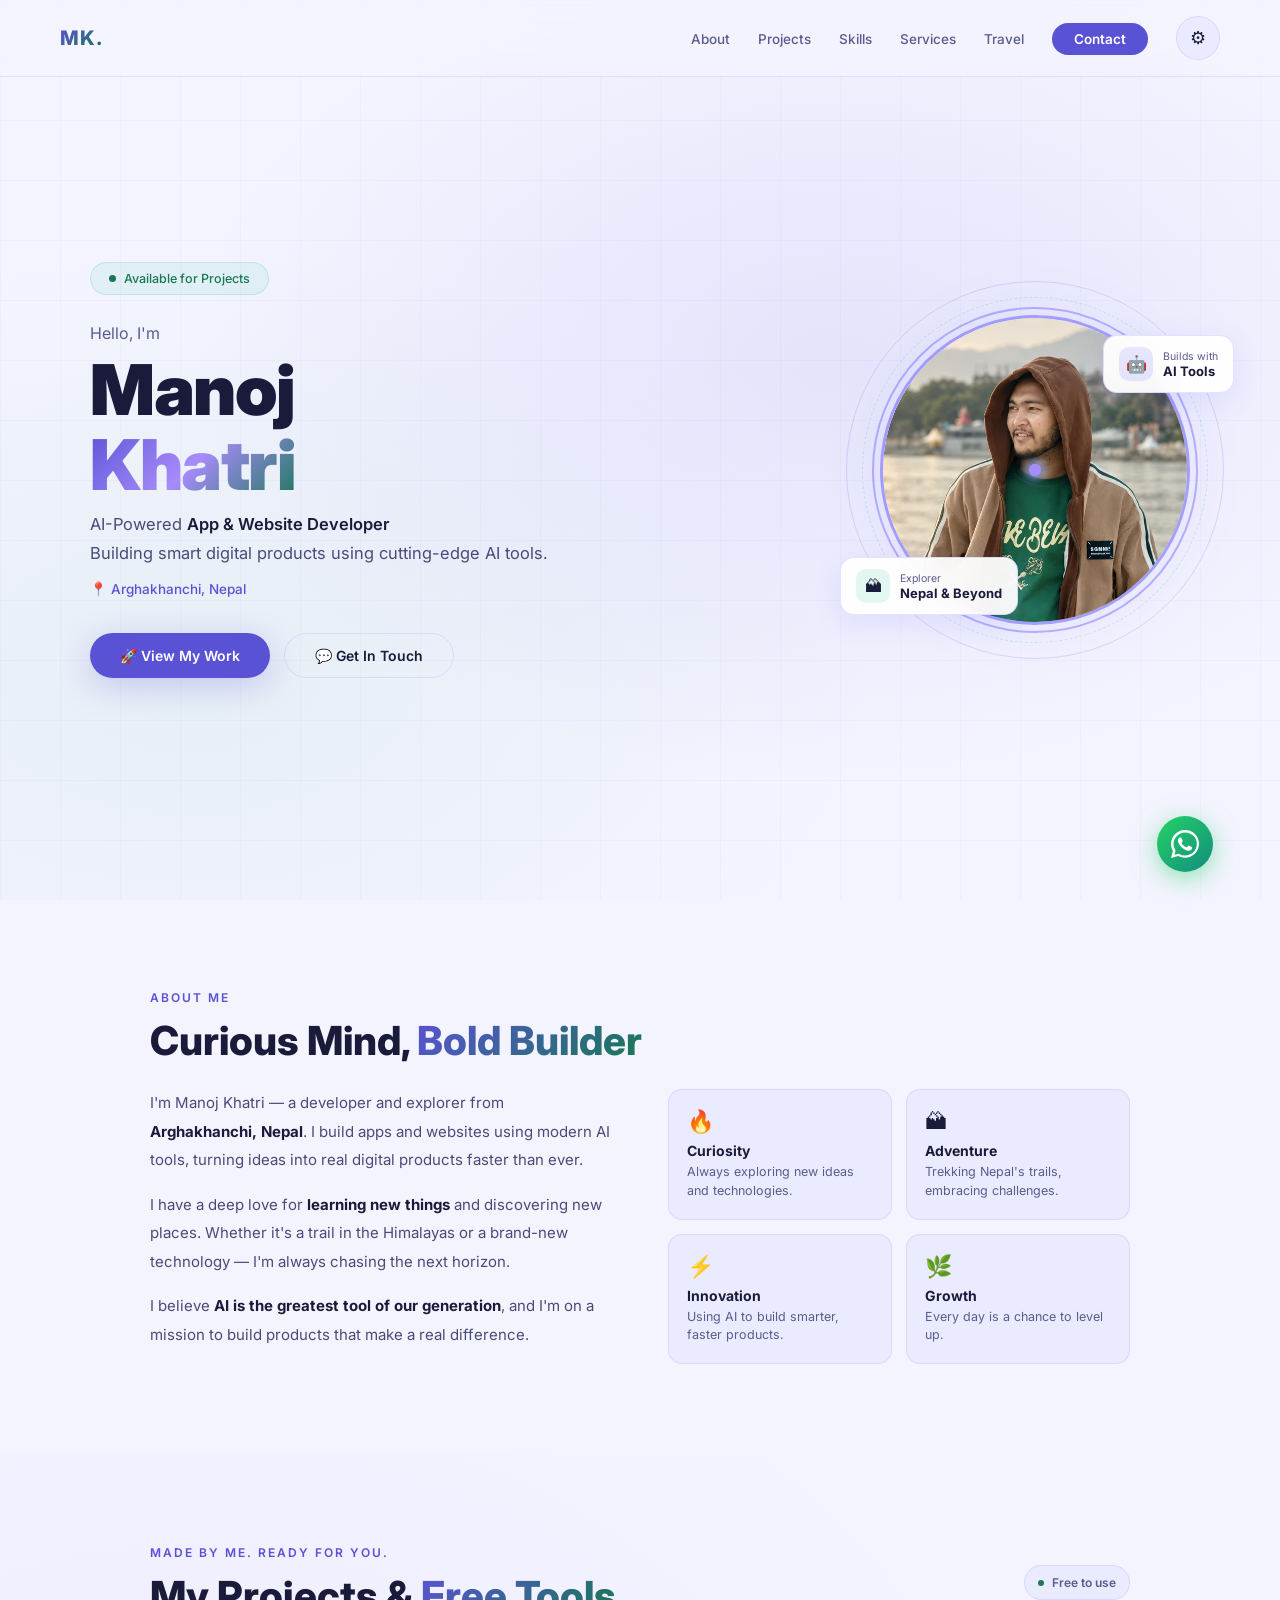
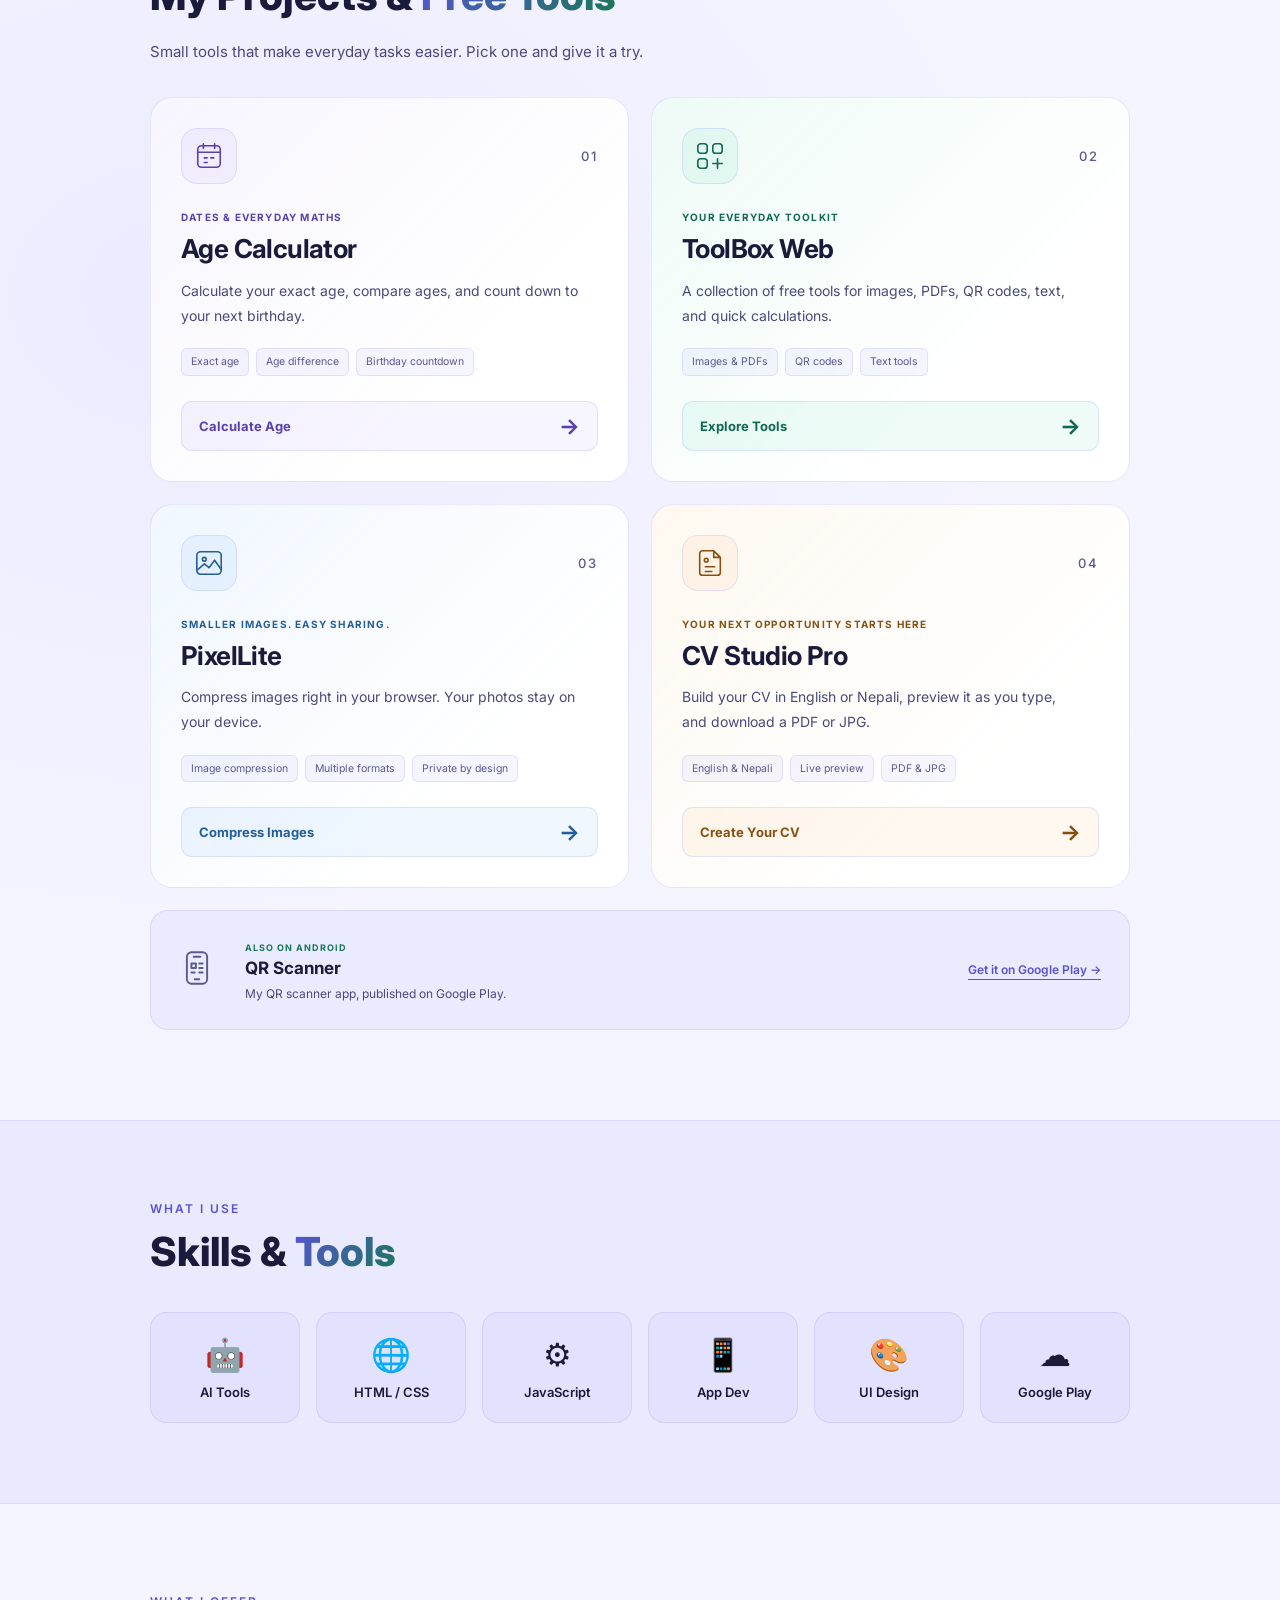
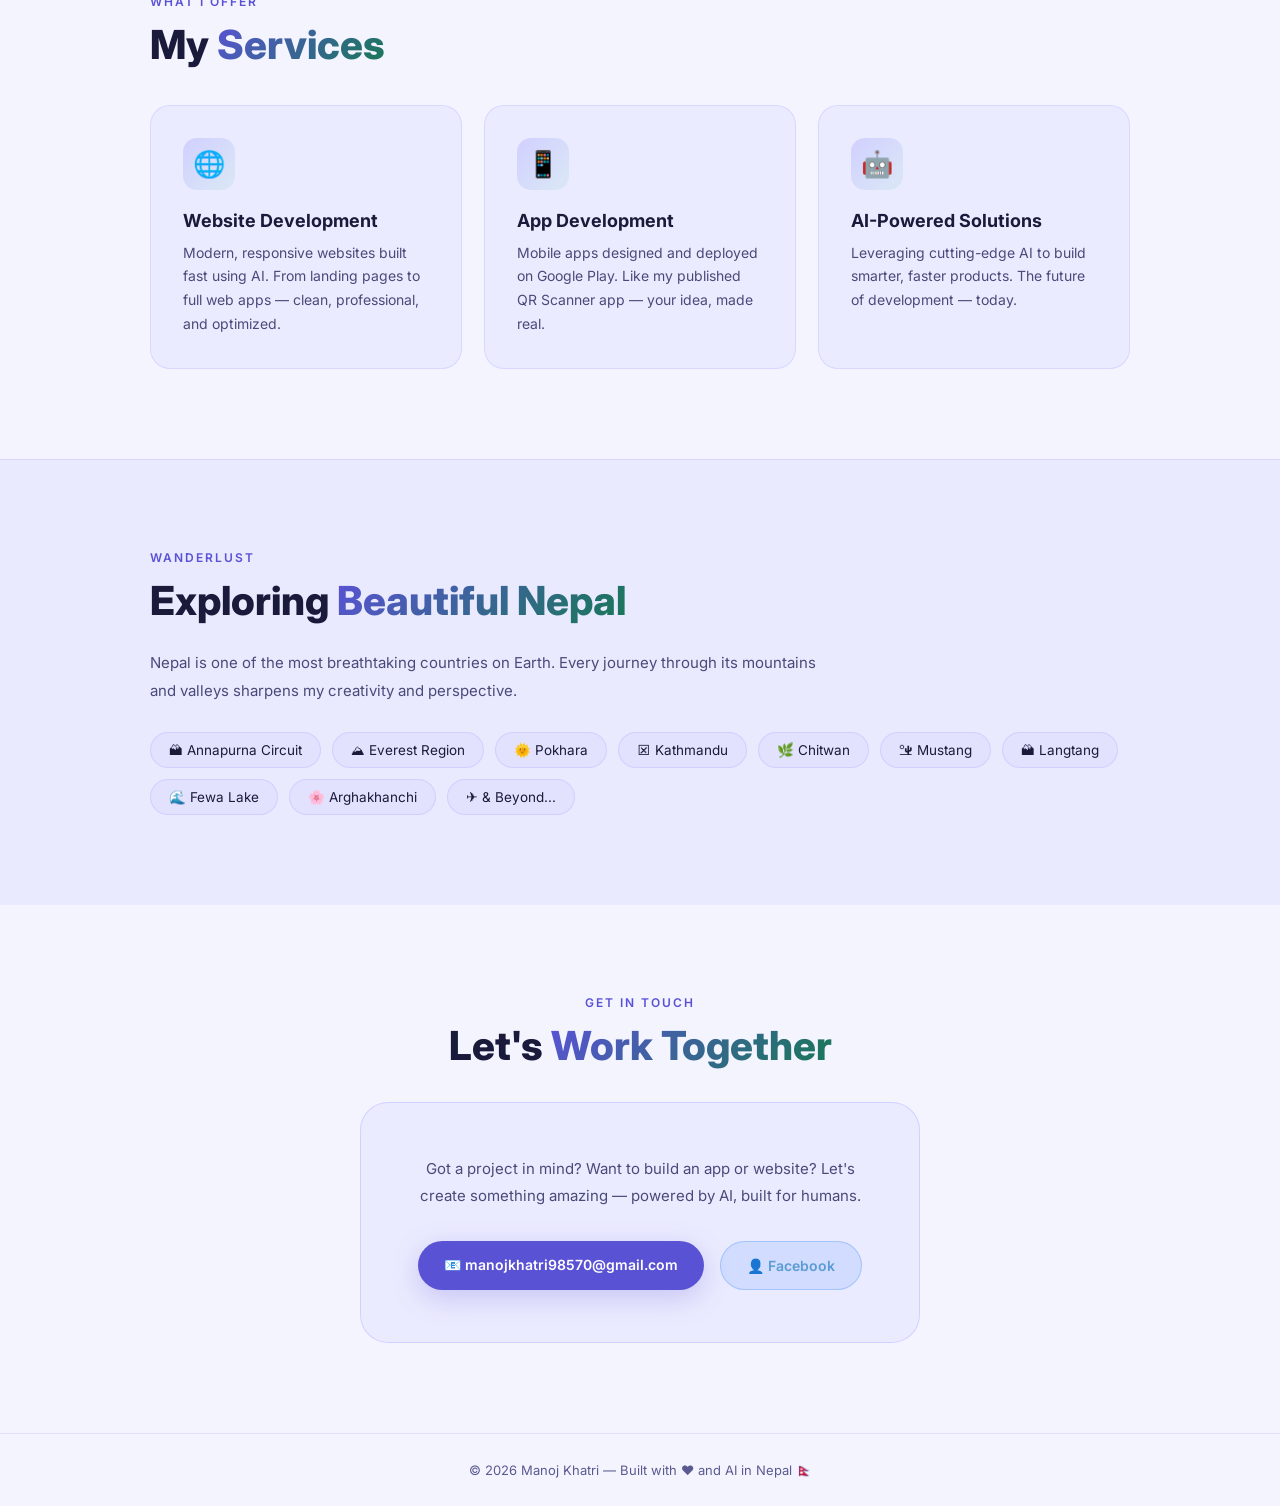
<file: index.html>
<!DOCTYPE html>
<html lang="en" data-theme="system">
<head>
<meta charset="UTF-8">
<meta name="viewport" content="width=device-width, initial-scale=1.0">
<meta name="description" content="Manoj Khatri — app and website developer from Arghakhanchi, Nepal. Explore my projects, skills, and services, and get in touch.">
<meta name="theme-color" content="#080812">
<link rel="canonical" href="https://manojkhatri.name.np/">
<link rel="icon" href="assets/favicon.svg" type="image/svg+xml">
<meta property="og:type" content="website">
<meta property="og:title" content="Manoj Khatri | Developer &amp; Explorer">
<meta property="og:description" content="Manoj Khatri — app and website developer from Arghakhanchi, Nepal. Explore my projects, skills, and services, and get in touch.">
<meta property="og:url" content="https://manojkhatri.name.np/">
<meta property="og:image" content="https://manojkhatri.name.np/assets/manoj-khatri.webp">
<meta property="og:image:alt" content="Manoj Khatri">
<meta name="twitter:card" content="summary">
<link rel="preconnect" href="https://fonts.googleapis.com">
<link rel="preconnect" href="https://fonts.gstatic.com" crossorigin>
<title>Manoj Khatri | Developer &amp; Explorer</title>
<link href="https://fonts.googleapis.com/css2?family=Inter:wght@300;400;500;600;700;800;900&display=swap" rel="stylesheet">
<link rel="stylesheet" href="assets/style.css?v=20260930-projects">
</head>
<body>
<a class="skip-link" href="#main">Skip to content</a>
<div class="wa-float">
  <div class="wa-label">Chat on WhatsApp</div>
  <a href="https://wa.me/message/HHEHA7CKG47VM1?src=qr" target="_blank" rel="noopener noreferrer" aria-label="Chat with Manoj on WhatsApp (opens in a new tab)" class="wa-btn">
    <span class="wa-ping"></span>
    <svg viewBox="0 0 24 24" aria-hidden="true"><path d="M20.52 3.48A11.91 11.91 0 0 0 12.04 0C5.42 0 .04 5.38.04 12c0 2.12.55 4.19 1.6 6.01L0 24l6.15-1.61a12.02 12.02 0 0 0 5.88 1.5h.01C18.66 23.89 24 18.51 24 11.89c0-3.2-1.24-6.2-3.48-8.41ZM12.04 21.87a9.94 9.94 0 0 1-5.06-1.38l-.36-.21-3.65.96.97-3.56-.24-.37a9.88 9.88 0 0 1-1.53-5.3c0-5.5 4.47-9.97 9.98-9.97 2.66 0 5.16 1.04 7.04 2.92a9.86 9.86 0 0 1 2.91 7.04c0 5.5-4.48 9.87-10.06 9.87Zm5.47-7.46c-.3-.15-1.77-.88-2.05-.98-.27-.1-.47-.15-.67.15-.2.3-.77.98-.94 1.18-.18.2-.35.22-.65.07-.3-.15-1.27-.47-2.42-1.49-.89-.79-1.49-1.77-1.67-2.07-.17-.3-.02-.46.13-.61.13-.14.3-.35.45-.53.15-.17.2-.3.3-.5.1-.2.05-.37-.03-.52-.07-.15-.67-1.62-.92-2.22-.24-.58-.49-.5-.67-.51h-.57c-.2 0-.52.07-.8.37-.27.3-1.05 1.03-1.05 2.5 0 1.48 1.08 2.9 1.23 3.1.15.2 2.12 3.24 5.13 4.54.72.31 1.28.5 1.72.64.72.23 1.37.2 1.89.12.57-.09 1.77-.72 2.02-1.42.25-.7.25-1.3.18-1.43-.08-.12-.28-.2-.58-.35Z"/></svg>
  </a>
</div>
<nav aria-label="Main navigation">
  <a class="logo" href="#home" aria-label="Manoj Khatri, home">MK.</a>
  <div class="nav-right">
    <ul class="nav-links" id="nav-links">
      <li><a href="#about">About</a></li>
      <li><a href="#projects">Projects</a></li>
      <li><a href="#skills">Skills</a></li>
      <li><a href="#services">Services</a></li>
      <li><a href="#travel">Travel</a></li>
      <li><a href="#contact" class="nav-cta">Contact</a></li>
    </ul>
    <button id="menu-btn" type="button" aria-controls="nav-links" aria-expanded="false">Menu</button>
    <button id="theme-btn" type="button" aria-label="Change color theme" title="Change color theme">&#9728;&#65039;</button>
  </div>
</nav>
<main id="main" tabindex="-1">
<div class="hero" id="home">
  <div class="hero-bg"></div><div class="grid-bg"></div>
  <div class="hero-inner">
    <div class="hero-text">
      <div class="badge"><span class="dot"></span>Available for Projects</div>
      <p class="greet">Hello, I'm</p>
      <h1>Manoj<br><span class="grad">Khatri</span></h1>
      <p class="hero-role">AI-Powered <strong>App &amp; Website Developer</strong><br> Building smart digital products using cutting-edge AI tools.</p>
      <p class="loc">&#128205; Arghakhanchi, Nepal</p>
      <div class="btns">
        <a href="#projects" class="btn btn-p">&#128640; View My Work</a>
        <a href="#contact" class="btn btn-o">&#128172; Get In Touch</a>
      </div>
    </div>
    <div class="img-wrap">
      <div class="img-glow"></div><div class="img-ring"></div><div class="img-ring2"></div><div class="img-ring3"></div><div class="orbit-dot od1"></div><div class="orbit-dot od2"></div><div class="orbit-dot od3"></div>
      <img src="assets/manoj-khatri.webp" class="avatar" alt="Manoj Khatri" width="310" height="310" fetchpriority="high">
      <div class="fc fc1"><div class="fci" style="background:rgba(67,206,162,0.15)">&#127956;</div><div><div class="fcl">Explorer</div><div class="fcv">Nepal &amp; Beyond</div></div></div>
      <div class="fc fc2"><div class="fci" style="background:rgba(108,99,255,0.15)">&#129302;</div><div><div class="fcl">Builds with</div><div class="fcv">AI Tools</div></div></div>
    </div>
  </div>
</div>
<div id="about"><section class="reveal">
  <p class="sl">About Me</p><h2 class="st">Curious Mind, <span>Bold Builder</span></h2>
  <div class="about-grid">
    <div class="about-text">
      <p>I'm Manoj Khatri &mdash; a developer and explorer from <strong>Arghakhanchi, Nepal</strong>. I build apps and websites using modern AI tools, turning ideas into real digital products faster than ever.</p>
      <p>I have a deep love for <strong>learning new things</strong> and discovering new places. Whether it's a trail in the Himalayas or a brand-new technology &mdash; I'm always chasing the next horizon.</p>
      <p>I believe <strong>AI is the greatest tool of our generation</strong>, and I'm on a mission to build products that make a real difference.</p>
    </div>
    <div class="vals">
      <div class="val"><div class="vi">&#128293;</div><div class="vt">Curiosity</div><div class="vd">Always exploring new ideas and technologies.</div></div>
      <div class="val"><div class="vi">&#127956;</div><div class="vt">Adventure</div><div class="vd">Trekking Nepal's trails, embracing challenges.</div></div>
      <div class="val"><div class="vi">&#9889;</div><div class="vt">Innovation</div><div class="vd">Using AI to build smarter, faster products.</div></div>
      <div class="val"><div class="vi">&#127807;</div><div class="vt">Growth</div><div class="vd">Every day is a chance to level up.</div></div>
    </div>
  </div>
</section></div>
<div id="projects"><section class="reveal" aria-labelledby="projects-title">
  <div class="projects-heading"><div><p class="sl">Made by me. Ready for you.</p><h2 class="st" id="projects-title">My Projects &amp; <span>Free Tools</span></h2></div><span class="tools-note"><span aria-hidden="true"></span>Free to use</span></div>
  <p class="projects-intro">Small tools that make everyday tasks easier. Pick one and give it a try.</p>
  <div class="tools-grid">
    <article class="tool-card tool-age" aria-labelledby="tool-age-title">
      <div class="tool-top"><span class="tool-icon"><svg viewBox="0 0 32 32" fill="none" stroke="currentColor" stroke-width="1.7" stroke-linecap="round" stroke-linejoin="round" aria-hidden="true"><rect x="4" y="5" width="24" height="23" rx="4"/><path d="M10 3v5m12-5v5M4 12h24m-17 6h3m4 0h3m-10 5h3"/></svg></span><span class="tool-number" aria-hidden="true">01</span></div>
      <p class="tool-category">Dates &amp; everyday maths</p>
      <h3 id="tool-age-title">Age Calculator</h3>
      <p class="tool-description">Calculate your exact age, compare ages, and count down to your next birthday.</p>
      <ul class="tool-tags" aria-label="Age Calculator features"><li>Exact age</li><li>Age difference</li><li>Birthday countdown</li></ul>
      <a class="tool-cta" href="https://manojkhatri.name.np/age-calculator-india/">Calculate Age<span aria-hidden="true">&rarr;</span></a>
    </article>
    <article class="tool-card tool-toolbox" aria-labelledby="tool-toolbox-title">
      <div class="tool-top"><span class="tool-icon"><svg viewBox="0 0 32 32" fill="none" stroke="currentColor" stroke-width="1.7" stroke-linecap="round" stroke-linejoin="round" aria-hidden="true"><rect x="3" y="3" width="10" height="10" rx="3"/><rect x="19" y="3" width="10" height="10" rx="3"/><rect x="3" y="19" width="10" height="10" rx="3"/><path d="M19 24h10m-5-5v10"/></svg></span><span class="tool-number" aria-hidden="true">02</span></div>
      <p class="tool-category">Your everyday toolkit</p>
      <h3 id="tool-toolbox-title">ToolBox Web</h3>
      <p class="tool-description">A collection of free tools for images, PDFs, QR codes, text, and quick calculations.</p>
      <ul class="tool-tags" aria-label="ToolBox Web features"><li>Images &amp; PDFs</li><li>QR codes</li><li>Text tools</li></ul>
      <a class="tool-cta" href="https://manojkhatri.name.np/toolbox-web/">Explore Tools<span aria-hidden="true">&rarr;</span></a>
    </article>
    <article class="tool-card tool-pixel" aria-labelledby="tool-pixel-title">
      <div class="tool-top"><span class="tool-icon"><svg viewBox="0 0 32 32" fill="none" stroke="currentColor" stroke-width="1.7" stroke-linecap="round" stroke-linejoin="round" aria-hidden="true"><rect x="3" y="4" width="26" height="24" rx="4"/><circle cx="11" cy="12" r="2"/><path d="m4 23 7-6 5 4 6-8 7 10"/></svg></span><span class="tool-number" aria-hidden="true">03</span></div>
      <p class="tool-category">Smaller images. Easy sharing.</p>
      <h3 id="tool-pixel-title">PixelLite</h3>
      <p class="tool-description">Compress images right in your browser. Your photos stay on your device.</p>
      <ul class="tool-tags" aria-label="PixelLite features"><li>Image compression</li><li>Multiple formats</li><li>Private by design</li></ul>
      <a class="tool-cta" href="https://manojkhatri.name.np/pixellite/">Compress Images<span aria-hidden="true">&rarr;</span></a>
    </article>
    <article class="tool-card tool-cv" aria-labelledby="tool-cv-title">
      <div class="tool-top"><span class="tool-icon"><svg viewBox="0 0 32 32" fill="none" stroke="currentColor" stroke-width="1.7" stroke-linecap="round" stroke-linejoin="round" aria-hidden="true"><path d="M20 3H8a3 3 0 0 0-3 3v20a3 3 0 0 0 3 3h16a3 3 0 0 0 3-3V10Zm0 0v7h7M11 20h10m-10 5h7"/><circle cx="12" cy="13" r="2"/></svg></span><span class="tool-number" aria-hidden="true">04</span></div>
      <p class="tool-category">Your next opportunity starts here</p>
      <h3 id="tool-cv-title">CV Studio Pro</h3>
      <p class="tool-description">Build your CV in English or Nepali, preview it as you type, and download a PDF or JPG.</p>
      <ul class="tool-tags" aria-label="CV Studio Pro features"><li>English &amp; Nepali</li><li>Live preview</li><li>PDF &amp; JPG</li></ul>
      <a class="tool-cta" href="https://manojkhatri.name.np/cv-studio-pro/">Create Your CV<span aria-hidden="true">&rarr;</span></a>
    </article>
  </div>
  <article class="android-project" id="qr-scanner">
    <div class="android-icon" aria-hidden="true"><svg viewBox="0 0 32 32" fill="none" stroke="currentColor" stroke-width="1.7" stroke-linecap="round" stroke-linejoin="round"><rect x="7" y="2" width="18" height="28" rx="4"/><path d="M13 6h6m-5 20h4M11 12h4v4h-4zm7 0h3m-3 4h3m-10 4h3m4 0h3"/></svg></div>
    <div class="android-copy"><span class="project-tag">Also on Android</span><h3>QR Scanner</h3><p>My QR scanner app, published on Google Play.</p></div>
    <a class="project-link" href="https://play.google.com/store/apps/details?id=com.aistudio.qrscanner.kspvql">Get it on Google Play <span aria-hidden="true">&rarr;</span></a>
  </article>
</section></div>
<div class="skills-bg" id="skills"><div class="skills-inner reveal">
  <p class="sl">What I Use</p><h2 class="st">Skills &amp; <span>Tools</span></h2>
  <div class="skills-grid">
    <div class="sk"><div class="ski">&#129302;</div><div class="skn">AI Tools</div></div>
    <div class="sk"><div class="ski">&#127760;</div><div class="skn">HTML / CSS</div></div>
    <div class="sk"><div class="ski">&#9881;</div><div class="skn">JavaScript</div></div>
    <div class="sk"><div class="ski">&#128241;</div><div class="skn">App Dev</div></div>
    <div class="sk"><div class="ski">&#127912;</div><div class="skn">UI Design</div></div>
    <div class="sk"><div class="ski">&#9729;</div><div class="skn">Google Play</div></div>
  </div>
</div></div>
<div id="services"><section class="reveal">
  <p class="sl">What I Offer</p><h2 class="st">My <span>Services</span></h2>
  <div class="svc-grid">
    <div class="svc"><div class="svc-icon">&#127760;</div><h3 class="svc-t">Website Development</h3><p class="svc-d">Modern, responsive websites built fast using AI. From landing pages to full web apps &mdash; clean, professional, and optimized.</p></div>
    <div class="svc"><div class="svc-icon">&#128241;</div><h3 class="svc-t">App Development</h3><p class="svc-d">Mobile apps designed and deployed on Google Play. Like my published QR Scanner app &mdash; your idea, made real.</p></div>
    <div class="svc"><div class="svc-icon">&#129302;</div><h3 class="svc-t">AI-Powered Solutions</h3><p class="svc-d">Leveraging cutting-edge AI to build smarter, faster products. The future of development &mdash; today.</p></div>
  </div>
</section></div>
<div class="travel-bg" id="travel"><div class="travel-inner reveal">
  <p class="sl">Wanderlust</p><h2 class="st">Exploring <span>Beautiful Nepal</span></h2>
  <p class="travel-desc">Nepal is one of the most breathtaking countries on Earth. Every journey through its mountains and valleys sharpens my creativity and perspective.</p>
  <div class="places">
    <span class="place">&#127956; Annapurna Circuit</span><span class="place">&#9968; Everest Region</span>
    <span class="place">&#127774; Pokhara</span><span class="place">&#128501; Kathmandu</span>
    <span class="place">&#127807; Chitwan</span><span class="place">&#127964; Mustang</span>
    <span class="place">&#127956; Langtang</span><span class="place">&#127754; Fewa Lake</span>
    <span class="place">&#127800; Arghakhanchi</span><span class="place">&#9992; &amp; Beyond...</span>
  </div>
</div></div>
<div id="contact"><div class="contact-wrap reveal">
  <p class="sl">Get In Touch</p><h2 class="st">Let's <span>Work Together</span></h2>
  <div class="contact-box">
    <p class="contact-desc">Got a project in mind? Want to build an app or website? Let's create something amazing &mdash; powered by AI, built for humans.</p>
    <div class="clinks">
      <a href="mailto:manojkhatri98570@gmail.com" class="cbtn cb1 email-link">&#128231; manojkhatri98570@gmail.com</a>
      <a href="https://www.facebook.com/songs.love.96" target="_blank" rel="noopener noreferrer" class="cbtn cb2">&#128100; Facebook</a>
    </div>
  </div>
</div></div>
</main>
<footer>&copy; 2026 Manoj Khatri &mdash; Built with &#10084;&#65039; and AI in Nepal &#127475;&#127477;</footer>
<script src="assets/main.js" defer></script>
</body></html>
</file>
<file: assets/style.css>
:root{--bg:#080812;--bg2:#0f0f20;--card:rgba(255,255,255,0.03);--border:rgba(255,255,255,0.07);--text:#e2e2f0;--muted:#9090b8;--muted2:#9999be;--primary:#6c63ff;--accent:#43cea2;--nav-bg:rgba(8,8,18,0.9);--shadow:rgba(108,99,255,0.35)}
[data-theme="light"]{--bg:#f4f4ff;--bg2:#eaeaff;--card:rgba(108,99,255,0.06);--border:rgba(108,99,255,0.15);--text:#1a1a3a;--muted:#4a4a7a;--muted2:#5a5a90;--primary:#5a52d5;--accent:#2eaa80;--nav-bg:rgba(244,244,255,0.93);--shadow:rgba(90,82,213,0.25)}
*{margin:0;padding:0;box-sizing:border-box;scroll-behavior:smooth}
body{font-family:Inter,sans-serif;background:var(--bg);color:var(--text);overflow-x:hidden;transition:background .3s,color .3s}
::-webkit-scrollbar{width:5px}::-webkit-scrollbar-thumb{background:var(--primary);border-radius:3px}
nav{position:fixed;top:0;width:100%;z-index:999;padding:16px 60px;display:flex;justify-content:space-between;align-items:center;background:var(--nav-bg);backdrop-filter:blur(24px);border-bottom:1px solid rgba(108,99,255,0.15);transition:background .3s}
.logo{font-size:20px;font-weight:800;background:linear-gradient(135deg,var(--primary),var(--accent));-webkit-background-clip:text;-webkit-text-fill-color:transparent;letter-spacing:1px}
.nav-right{display:flex;align-items:center;gap:28px}
.nav-links{display:flex;gap:28px;list-style:none}
.nav-links a{color:var(--muted2);text-decoration:none;font-size:13.5px;font-weight:500;transition:color .2s}
.nav-links a:hover,.nav-links a.active{color:var(--text)}
.nav-cta{background:linear-gradient(135deg,var(--primary),#5a52d5)!important;color:#fff!important;padding:8px 22px;border-radius:50px;font-weight:600!important}
#theme-btn{width:40px;height:40px;border-radius:50%;border:1.5px solid var(--border);background:var(--card);cursor:pointer;font-size:18px;line-height:1;transition:.2s;color:var(--text);flex-shrink:0;display:inline-flex;align-items:center;justify-content:center}
#theme-btn:hover{border-color:var(--primary);background:rgba(108,99,255,0.15);transform:scale(1.1)}
.hero{min-height:100vh;display:flex;align-items:center;justify-content:center;padding:120px 60px 80px;position:relative;overflow:hidden}
.hero-bg{position:absolute;inset:0;background:radial-gradient(ellipse at 65% 40%,rgba(108,99,255,0.18) 0%,transparent 55%),radial-gradient(ellipse at 15% 75%,rgba(67,206,162,0.1) 0%,transparent 45%),var(--bg);transition:background .3s}
[data-theme="light"] .hero-bg{background:radial-gradient(ellipse at 65% 40%,rgba(90,82,213,0.1) 0%,transparent 55%),radial-gradient(ellipse at 15% 75%,rgba(46,170,128,0.07) 0%,transparent 45%),var(--bg)}
.grid-bg{position:absolute;inset:0;background-image:linear-gradient(rgba(108,99,255,0.04) 1px,transparent 1px),linear-gradient(90deg,rgba(108,99,255,0.04) 1px,transparent 1px);background-size:60px 60px}
.hero-inner{display:flex;align-items:center;gap:80px;max-width:1100px;width:100%;position:relative;z-index:1;flex-wrap:wrap}
.hero-text{flex:1;min-width:300px}
.badge{display:inline-flex;align-items:center;gap:8px;padding:8px 18px;background:rgba(67,206,162,0.1);border:1px solid rgba(67,206,162,0.25);border-radius:50px;font-size:12.5px;color:var(--accent);margin-bottom:28px;font-weight:500}
.dot{width:7px;height:7px;background:var(--accent);border-radius:50%;animation:pulse 2s infinite}
@keyframes pulse{0%,100%{opacity:1;transform:scale(1)}50%{opacity:.5;transform:scale(1.4)}}
.greet{font-size:16px;color:var(--muted2);margin-bottom:10px}
h1{font-size:clamp(42px,5.5vw,70px);font-weight:900;line-height:1.06;margin-bottom:8px;letter-spacing:-1.5px;color:var(--text)}
.grad{background:linear-gradient(135deg,var(--primary) 0%,#a78bfa 50%,var(--accent) 100%);-webkit-background-clip:text;-webkit-text-fill-color:transparent}
.hero-role{font-size:16.5px;color:var(--muted);line-height:1.75;margin-bottom:10px}
.hero-role strong{color:var(--text);font-weight:600}
.loc{display:inline-flex;align-items:center;gap:6px;font-size:13.5px;color:var(--primary);margin-bottom:36px;font-weight:500}
.btns{display:flex;gap:14px;flex-wrap:wrap}
.btn{padding:13px 30px;border-radius:50px;font-size:14px;font-weight:600;text-decoration:none;transition:.25s;border:none;display:inline-flex;align-items:center;gap:8px;cursor:pointer}
.btn-p{background:linear-gradient(135deg,var(--primary),#5a52d5);color:#fff;box-shadow:0 8px 32px var(--shadow)}
.btn-p:hover{transform:translateY(-2px);box-shadow:0 14px 44px var(--shadow)}
.btn-o{background:transparent;color:var(--text);border:1.5px solid var(--border)}
.btn-o:hover{border-color:var(--primary);color:var(--primary);background:rgba(108,99,255,0.08)}
.img-wrap{position:relative;flex-shrink:0;display:flex;align-items:center;justify-content:center}
.img-glow{position:absolute;inset:-30px;background:radial-gradient(circle,rgba(108,99,255,0.28) 0%,transparent 68%);border-radius:50%;filter:blur(24px)}
.img-ring{position:absolute;inset:-8px;border:2.5px solid rgba(108,99,255,0.45);border-radius:50%;animation:spin 9s linear infinite}
.img-ring2{position:absolute;inset:-18px;border:1.5px dashed rgba(67,206,162,0.28);border-radius:50%;animation:spin 15s linear infinite reverse}
@keyframes spin{to{transform:rotate(360deg)}}
img.avatar{width:310px;height:310px;border-radius:50%;object-fit:cover;object-position:top center;border:3px solid rgba(108,99,255,0.55);position:relative;z-index:1;display:block}
.fc{position:absolute;backdrop-filter:blur(16px);border-radius:14px;padding:11px 15px;display:flex;align-items:center;gap:10px;white-space:nowrap;z-index:4;background:rgba(12,12,28,0.88);border:1px solid rgba(255,255,255,0.1)}
[data-theme="light"] .fc{background:rgba(255,255,255,0.94);border:1px solid rgba(108,99,255,0.18);box-shadow:0 8px 28px rgba(108,99,255,0.12)}
.fc1{bottom:10px;left:-40px;animation:float 4s ease-in-out infinite}
.fc2{top:20px;right:-44px;animation:float 4s ease-in-out infinite .8s}
@keyframes float{0%,100%{transform:translateY(0)}50%{transform:translateY(-10px)}}
.fci{width:34px;height:34px;border-radius:10px;display:flex;align-items:center;justify-content:center;font-size:17px}
.fcl{font-size:10.5px;color:var(--muted2)}.fcv{font-size:13px;font-weight:700;color:var(--text)}
section{padding:90px 60px;max-width:1100px;margin:0 auto}
.sl{font-size:12px;color:var(--primary);font-weight:600;letter-spacing:2px;text-transform:uppercase;margin-bottom:12px}
.st{font-size:clamp(28px,3.5vw,40px);font-weight:800;margin-bottom:24px;line-height:1.2;color:var(--text)}
.st span{background:linear-gradient(135deg,var(--primary),var(--accent));-webkit-background-clip:text;-webkit-text-fill-color:transparent}
.about-grid{display:grid;grid-template-columns:1fr 1fr;gap:56px;align-items:start}
.about-text p{color:var(--muted);line-height:1.9;font-size:15px;margin-bottom:16px}
.about-text p strong{color:var(--text)}
.vals{display:grid;grid-template-columns:1fr 1fr;gap:14px}
.val{background:var(--card);border:1px solid var(--border);border-radius:14px;padding:18px;transition:.3s;cursor:default}
.val:hover{background:rgba(108,99,255,0.1);border-color:rgba(108,99,255,0.3);transform:translateY(-3px)}
.vi{font-size:22px;margin-bottom:8px}.vt{font-size:14px;font-weight:700;color:var(--text);margin-bottom:4px}.vd{font-size:12.5px;color:var(--muted2);line-height:1.5}
.skills-bg{background:var(--bg2);border-top:1px solid var(--border);border-bottom:1px solid var(--border)}
.skills-inner{max-width:1100px;margin:0 auto;padding:80px 60px}
.skills-grid{display:grid;grid-template-columns:repeat(auto-fit,minmax(140px,1fr));gap:16px;margin-top:36px}
.sk{background:var(--card);border:1px solid var(--border);border-radius:16px;padding:22px 16px;text-align:center;transition:.3s;cursor:default}
.sk:hover{background:rgba(108,99,255,0.12);border-color:rgba(108,99,255,0.35);transform:translateY(-5px)}
.ski{font-size:32px;margin-bottom:10px}.skn{font-size:13px;font-weight:600;color:var(--text)}
.svc-grid{display:grid;grid-template-columns:repeat(auto-fit,minmax(280px,1fr));gap:22px;margin-top:36px}
.svc{background:var(--card);border:1px solid var(--border);border-radius:20px;padding:32px;transition:.35s;position:relative;overflow:hidden;cursor:default}
.svc::before{content:'';position:absolute;top:0;left:0;right:0;height:2px;background:linear-gradient(90deg,var(--primary),var(--accent));transform:scaleX(0);transform-origin:left;transition:.35s}
.svc:hover{background:rgba(108,99,255,0.08);border-color:rgba(108,99,255,0.25);transform:translateY(-6px)}
.svc:hover::before{transform:scaleX(1)}
.svc-icon{width:52px;height:52px;background:linear-gradient(135deg,rgba(108,99,255,0.2),rgba(67,206,162,0.1));border-radius:14px;display:flex;align-items:center;justify-content:center;font-size:26px;margin-bottom:20px}
.svc-t{font-size:18px;font-weight:700;color:var(--text);margin-bottom:10px}.svc-d{font-size:14px;color:var(--muted);line-height:1.7}
.travel-bg{background:var(--bg2);border-top:1px solid var(--border)}
.travel-inner{max-width:1100px;margin:0 auto;padding:90px 60px}
.travel-desc{color:var(--muted);font-size:15px;line-height:1.85;margin-bottom:28px;max-width:680px}
.places{display:flex;flex-wrap:wrap;gap:11px}
.place{padding:9px 18px;background:var(--card);border:1px solid var(--border);border-radius:50px;font-size:13.5px;color:var(--text);transition:.25s;cursor:default}
.place:hover{background:rgba(108,99,255,0.15);border-color:rgba(108,99,255,0.4);transform:translateY(-2px)}
.contact-wrap{max-width:680px;margin:0 auto;padding:90px 60px;text-align:center}
.contact-box{background:rgba(108,99,255,0.06);border:1px solid rgba(108,99,255,0.2);border-radius:28px;padding:52px 40px;margin-top:32px}
.contact-desc{color:var(--muted);font-size:15px;line-height:1.8;margin-bottom:32px}
.clinks{display:flex;justify-content:center;gap:16px;flex-wrap:wrap}
.cbtn{padding:13px 26px;border-radius:50px;font-size:14px;font-weight:600;text-decoration:none;transition:.25s;display:inline-flex;align-items:center;gap:8px}
.cb1{background:linear-gradient(135deg,var(--primary),#5a52d5);color:#fff;box-shadow:0 8px 28px var(--shadow)}
.cb1:hover{transform:translateY(-2px)}
.cb2{background:rgba(24,119,242,0.12);border:1px solid rgba(24,119,242,0.25);color:#5b9bd5}
.cb2:hover{background:rgba(24,119,242,0.22);transform:translateY(-2px)}
footer{text-align:center;padding:28px;border-top:1px solid var(--border);color:var(--muted2);font-size:13px}
.reveal{opacity:1;transform:none;transition:.7s ease}
.reveal.visible{opacity:1;transform:none}
@media(max-width:768px){nav{padding:14px 20px}.nav-links{display:none}.hero{padding:90px 20px 60px}.hero-inner{flex-direction:column-reverse;gap:36px;text-align:center}img.avatar{width:220px;height:220px}.btns{justify-content:center}section,.skills-inner,.travel-inner,.contact-wrap{padding:60px 24px}.about-grid{grid-template-columns:1fr}.fc1,.fc2{display:none}}

/* ORBITING ANIMATIONS */
@keyframes orbit1{from{transform:rotate(0deg) translateX(175px) rotate(0deg)}to{transform:rotate(360deg) translateX(175px) rotate(-360deg)}}
@keyframes orbit2{from{transform:rotate(120deg) translateX(185px) rotate(-120deg)}to{transform:rotate(480deg) translateX(185px) rotate(-480deg)}}
@keyframes orbit3{from{transform:rotate(240deg) translateX(170px) rotate(-240deg)}to{transform:rotate(600deg) translateX(170px) rotate(-600deg)}}
@keyframes pulse-ring{0%,100%{transform:scale(1);opacity:.5}50%{transform:scale(1.07);opacity:1}}
.img-ring3{position:absolute;inset:-34px;border:1px solid rgba(108,99,255,0.2);border-radius:50%;animation:pulse-ring 3s ease-in-out infinite}
.orbit-dot{position:absolute;width:12px;height:12px;border-radius:50%;top:50%;left:50%;margin:-6px 0 0 -6px;z-index:5}
.od1{background:#6c63ff;box-shadow:0 0 12px #6c63ff;animation:orbit1 6s linear infinite}
.od2{background:#43cea2;box-shadow:0 0 12px #43cea2;animation:orbit2 9s linear infinite}
.od3{background:#a78bfa;box-shadow:0 0 12px #a78bfa;animation:orbit3 7.5s linear infinite}
/* WHATSAPP FLOAT */
.wa-float{position:fixed;bottom:28px;right:28px;z-index:9999;display:flex;flex-direction:column;align-items:center;gap:8px}
.wa-label{background:rgba(0,0,0,0.8);color:#fff;font-size:12px;font-weight:600;padding:6px 14px;border-radius:20px;white-space:nowrap;opacity:0;transform:translateY(4px);transition:.2s;pointer-events:none;backdrop-filter:blur(8px)}
.wa-float:hover .wa-label{opacity:1;transform:translateY(0)}
.wa-btn{width:56px;height:56px;border-radius:50%;background:linear-gradient(135deg,#25d366,#128c7e);display:flex;align-items:center;justify-content:center;font-size:26px;box-shadow:0 6px 24px rgba(37,211,102,0.5);text-decoration:none;animation:wabounce 3s ease-in-out infinite;position:relative;border:none;cursor:pointer}
.wa-btn:hover{transform:scale(1.12)!important;box-shadow:0 10px 36px rgba(37,211,102,0.65)}
@keyframes wabounce{0%,100%{transform:translateY(0)}50%{transform:translateY(-8px)}}
.wa-ping{position:absolute;top:-2px;right:-2px;width:14px;height:14px;background:#ff3b3b;border-radius:50%;border:2px solid #080812}
.wa-ping::after{content:'';position:absolute;inset:-3px;border-radius:50%;border:2px solid #ff3b3b;animation:pingring 1.5s ease-out infinite}
@keyframes pingring{0%{transform:scale(1);opacity:1}100%{transform:scale(2.2);opacity:0}}
@media(max-width:768px){.wa-float{bottom:16px;right:16px}}


/* Navigation, keyboard access, and small-screen refinements. */
[data-theme="light"]{--accent:#187855}
.sl,.loc,.project-link{color:#b2aaff}
[data-theme="light"] .sl,[data-theme="light"] .loc,[data-theme="light"] .project-link{color:var(--primary)}
html{scroll-padding-top:100px}
main:focus{outline:none}
.skip-link{position:fixed;left:16px;top:-80px;z-index:10001;background:var(--bg);color:var(--text);padding:14px;border:2px solid var(--primary);border-radius:8px}
.skip-link:focus{top:12px}
a:focus-visible,button:focus-visible{outline:3px solid var(--primary);outline-offset:5px}
.logo{text-decoration:none}
.hero-text{min-width:0}
.svc-grid{grid-template-columns:repeat(auto-fit,minmax(min(100%,280px),1fr))}
.contact-box{padding:clamp(24px,5vw,52px) clamp(14px,4vw,40px)}
.cbtn{max-width:100%;overflow-wrap:anywhere;justify-content:center}
.email-link{display:block;line-height:1.6}
#menu-btn{display:none;background:var(--card);border:1px solid var(--border);border-radius:9px;color:var(--text);font:600 13px Inter,sans-serif;padding:10px 12px;cursor:pointer;min-height:44px}
#theme-btn{width:44px;height:44px}
.project-link{margin-top:22px;font-size:14px;font-weight:600;display:inline-block;text-underline-offset:5px}
.project-tag{display:inline-block;margin-bottom:14px;font-size:11px;letter-spacing:1px;text-transform:uppercase;color:var(--accent);font-weight:700}
.wa-btn svg{width:28px;height:28px;fill:currentColor;color:white}
.wa-ping{display:none}
.wa-float:focus-within .wa-label{opacity:1;transform:none}
@media(max-width:950px){nav{padding-left:24px;padding-right:24px}.nav-links{gap:16px}.nav-right{gap:16px}}
@media(max-width:768px){
 #menu-btn{display:inline-flex;align-items:center}.nav-right{gap:10px}
 .nav-links{display:none;position:absolute;left:16px;right:16px;top:76px;flex-direction:column;gap:2px;background:var(--bg);padding:12px;border:1px solid var(--border);border-radius:16px;box-shadow:0 12px 32px var(--shadow)}
 .nav-links.is-open{display:flex}.nav-links a{display:block;padding:13px 16px}.nav-cta{margin-top:4px}
 .hero{padding-top:116px}.hero-inner{align-items:center}.hero-text{width:100%}
 .hero-role{font-size:15px}.hero-role br{display:none}
 .svc{padding:26px}.contact-wrap{padding-left:16px;padding-right:16px}
 .orbit-dot{display:none}.img-ring3{inset:-26px}
 .wa-float{bottom:14px;right:14px}.wa-btn{width:48px;height:48px}
 footer{padding:28px 64px 36px 24px;line-height:1.8}
}
/* Project showcase */
#projects{background:radial-gradient(ellipse at 15% 35%,rgba(108,99,255,.06),transparent 55%)}
.projects-heading{display:flex;align-items:center;justify-content:space-between;gap:24px}
.projects-heading .st{margin-bottom:0;max-width:650px}
.tools-note{display:inline-flex;align-items:center;gap:8px;flex-shrink:0;border:1px solid var(--border);border-radius:50px;padding:9px 13px;font-size:12px;font-weight:600;color:var(--muted2);background:var(--card)}
.tools-note>span{width:6px;height:6px;border-radius:50%;background:var(--accent)}
.projects-intro{max-width:620px;font-size:15px;line-height:1.8;color:var(--muted);margin:18px 0 32px}
.tools-grid{display:grid;grid-template-columns:repeat(2,minmax(0,1fr));gap:22px}
.tool-card{--tool-ink:#b6a8ff;--tool-tint:rgba(164,140,255,.09);display:flex;flex-direction:column;min-width:0;padding:30px;border:1px solid var(--border);border-radius:22px;background:linear-gradient(135deg,var(--tool-tint),transparent 65%),var(--bg2);position:relative;transition:transform .25s,border-color .25s,box-shadow .25s}
.tool-toolbox{--tool-ink:#65dcc5;--tool-tint:rgba(67,206,162,.09)}
.tool-pixel{--tool-ink:#8dc7ff;--tool-tint:rgba(89,164,255,.09)}
.tool-cv{--tool-ink:#f2c181;--tool-tint:rgba(245,176,88,.09)}
.tool-card:hover,.tool-card:focus-within{border-color:var(--tool-ink);box-shadow:0 16px 38px rgba(0,0,0,.12)}
@media(hover:hover){.tool-card:hover{transform:translateY(-4px)}}
.tool-top{display:flex;align-items:center;justify-content:space-between;margin-bottom:25px}
.tool-icon{display:inline-flex;align-items:center;justify-content:center;width:56px;height:56px;border-radius:16px;color:var(--tool-ink);background:var(--tool-tint);border:1px solid var(--border)}
.tool-icon svg{width:30px;height:30px}
.tool-number{font-size:13px;letter-spacing:2px;font-weight:500;color:var(--muted2)}
.tool-category{font-size:10px;font-weight:700;line-height:1.6;letter-spacing:1.2px;text-transform:uppercase;color:var(--tool-ink);margin-bottom:8px}
.tool-card h3{font-size:26px;line-height:1.25;letter-spacing:-.6px;margin-bottom:12px}
.tool-description{font-size:14px;line-height:1.8;color:var(--muted);margin-bottom:20px;max-width:400px}
.tool-tags{display:flex;flex-wrap:wrap;gap:7px;list-style:none;padding:0;margin:auto 0 25px}
.tool-tags li{font-size:10.5px;line-height:1.5;padding:5px 9px;border:1px solid var(--border);border-radius:6px;color:var(--muted2);background:var(--card)}
.tool-cta{display:flex;align-items:center;justify-content:space-between;gap:12px;min-height:48px;padding:13px 17px;border-radius:11px;font-size:13px;font-weight:700;color:var(--tool-ink);background:var(--tool-tint);border:1px solid var(--border);text-decoration:none;transition:background .2s,border-color .2s}
.tool-cta:hover{border-color:var(--tool-ink);background:var(--card)}
.tool-cta>span{font-size:22px;line-height:1}
.android-project{display:flex;align-items:center;gap:20px;padding:24px 28px;margin-top:22px;border:1px solid var(--border);border-radius:18px;background:var(--card)}
.android-icon{flex-shrink:0;width:46px;color:var(--muted2)}
.android-icon svg{width:36px;height:36px}
.android-copy{flex:1;min-width:0}.android-copy .project-tag{font-size:9px;margin-bottom:5px}.android-copy h3{font-size:17px;margin-bottom:6px}.android-copy p{font-size:12px;line-height:1.7;color:var(--muted)}
.android-project .project-link{margin:0;font-size:12px;line-height:1.8}
[data-theme="light"] .tool-card{--tool-ink:#5841ad;background:linear-gradient(135deg,var(--tool-tint),transparent 70%),#fff}
[data-theme="light"] .tool-toolbox{--tool-ink:#126953}[data-theme="light"] .tool-pixel{--tool-ink:#235d9a}[data-theme="light"] .tool-cv{--tool-ink:#875012}
@media(max-width:768px){.projects-heading{display:block}.tools-note{margin-top:18px}.tools-grid{grid-template-columns:1fr}.tool-card{padding:26px}.android-project{flex-wrap:wrap;padding:24px;gap:14px}.android-project .project-link{margin-left:60px}.tool-card h3{font-size:25px}}
@media(prefers-reduced-motion:reduce){*,*::before,*::after{animation:none!important;transition:none!important;scroll-behavior:auto!important}}
</file>
